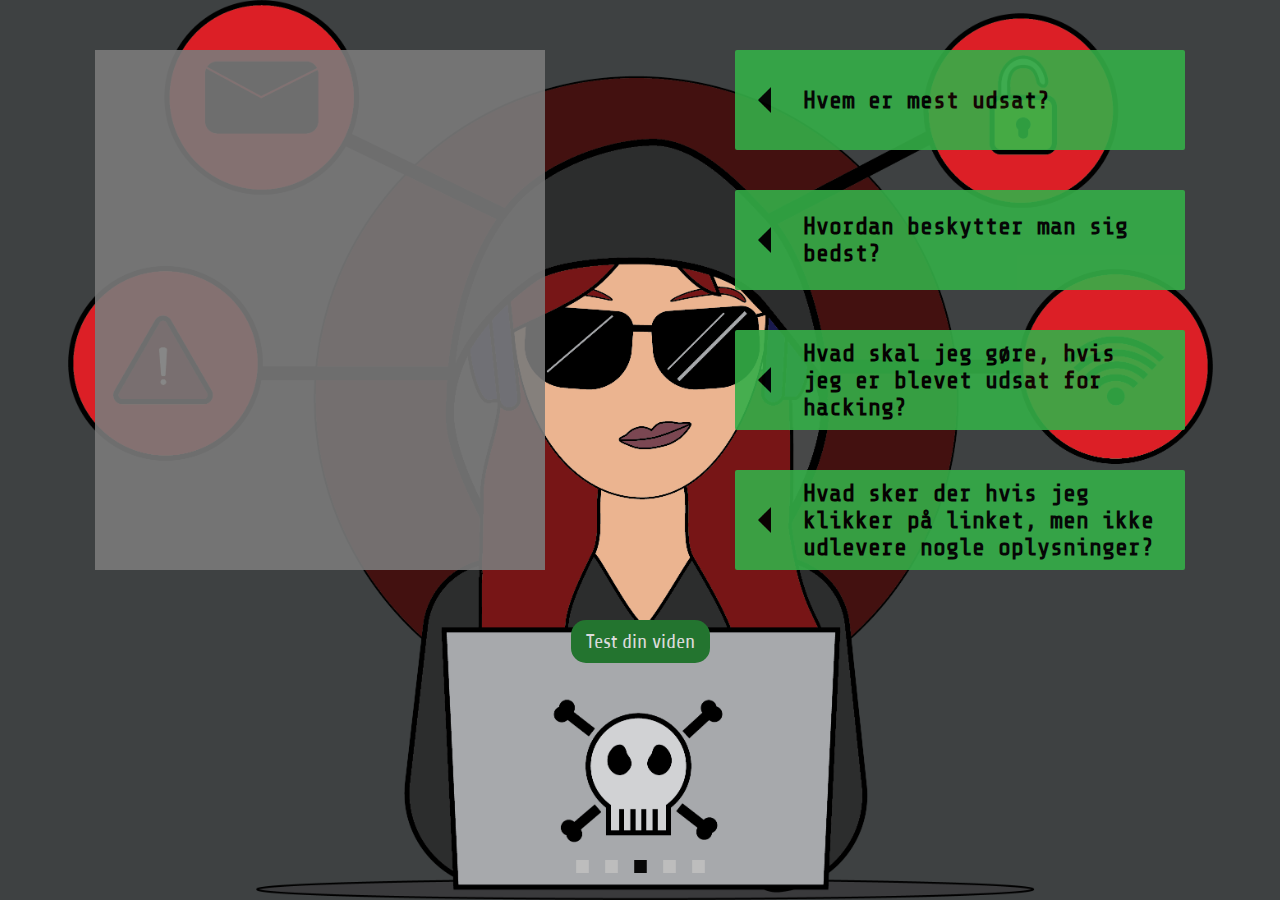
<file: info.html>
<!DOCTYPE html>
<html lang="da">
<head>
    <meta charset="UTF-8">
    <meta name="viewport" content="width=, initial-scale=1.0">
    <link rel="preconnect" href="https://fonts.googleapis.com">
    <link rel="preconnect" href="https://fonts.gstatic.com" crossorigin>
    <link href="https://fonts.googleapis.com/css2?family=Share+Tech+Mono&display=swap" rel="stylesheet">
    <link href="https://fonts.googleapis.com/css2?family=Share+Tech+Mono&family=Share:ital,wght@0,400;0,700;1,400;1,700&display=swap" rel="stylesheet">
    <title>Bliv klogere på phishing</title>
    <link rel="stylesheet" href="css/style.css">
    <script src="js/info.js" defer></script>
    <script src="js/footer.js" defer></script>
</head>
    <body class="bg-info">
        <section class="box-section">
            <div class="indhold" id="indholdet"></div>
            
            <div class="box">
                <img src="img/arrow-left.png" alt="læs mere">
                <h2>Hvordan beskytter man sig bedst?</h2>
            </div>
                    <div class="læring">
                        <p>Nogle af de bedste måder at beskytte sig mod phishing inkluderer at være opmærksom på mistænkelige e-mails eller beskeder, undgå at klikke på usikre links eller downloade vedhæftede filer fra ukendte kilder, og bruge antivirussoftware og firewalls.</p>
                        <p>Desuden kan man bekræfte anmodninger om følsomme oplysninger direkte hos den oplyste afsender via telefon eller en anden form for kommunikation.
                        </p>
                    </div>
            
            
            <div class="box">
                <img src="img/arrow-left.png" alt="læs mere">
                <h2> Hvem er mest udsat?</h2>
            </div>
                <div class="læring">
                    <p> Alle, der bruger internettet og har en e-mail, kan potentielt blive udsat for phishing. </p>
                    <p>Der er dog nogle der er mere udsatte end andre, herunder personer med begrænset it-viden, dem der ikke er opmærksomme på phishing-advarsler, og evt. dem der arbejder i virksomheder med dårlig it-sikkerhedskultur.
                    </p>
                </div>
            
            
            <div class="box">
                <img src="img/arrow-left.png" alt="læs mere">
                <h2>Hvad skal jeg gøre, hvis jeg er blevet udsat for hacking?</h2>
            </div>
                <div class="læring">
                    <p> Hvis du tror, at du er blevet udsat for phishing, er det vigtigt at handle hurtigt. </p>
                    <p>Stop med at interagere med den mistænkelige besked eller website. Anmeld hændelsen til den påståede organisation, evt. din bank eller it-afdeling på din arbejdsplads. </p>
                    <p> Skift adgangskoder til berørte konti og overvåg din bankkonto for unormale aktiviteter. Hvis du er blevet offer for phishing, er det også en god idé at informere dine kontakter for at advare dem.
                    </p>
                </div>
            
            
            <div class="box">
                <img src="img/arrow-left.png" alt="læs mere">
                <h2>Hvad sker der hvis jeg klikker på linket, men ikke udlevere nogle oplysninger?</h2>
            </div>
                <div class="læring">
                    <p> Selvom du ikke giver nogen oplysninger efter at have klikket på et phishing-link, kan hackeren stadig have adgang til din computer ved at udnytte sårbarheder eller installere skadelig software uden din viden. </p>
                    <p class="space">Derfor er det vigtigt at være forsigtig med at klikke på ukendte links og at holde din computer opdateret med de seneste sikkerhedsopdateringer.
                    </p>
                </div>
        </section>

        <a href="senarie.html" class="btn gap">Test din viden</a>

        <footer>
            <nav>
              <ul>
                <li><a href="index.html" id="link">.</a></li>
                <li><a href="intro.html" id="link">.</a></li>
                <li><a href="info.html" id="link">.</a></li>
                <li><a href="senarie.html" id="link">.</a></li>
                <li><a href="the-end.html" id="link">.</a></li>
              </ul>
            </nav>
          </footer>
    </body> 
</html>
</file>
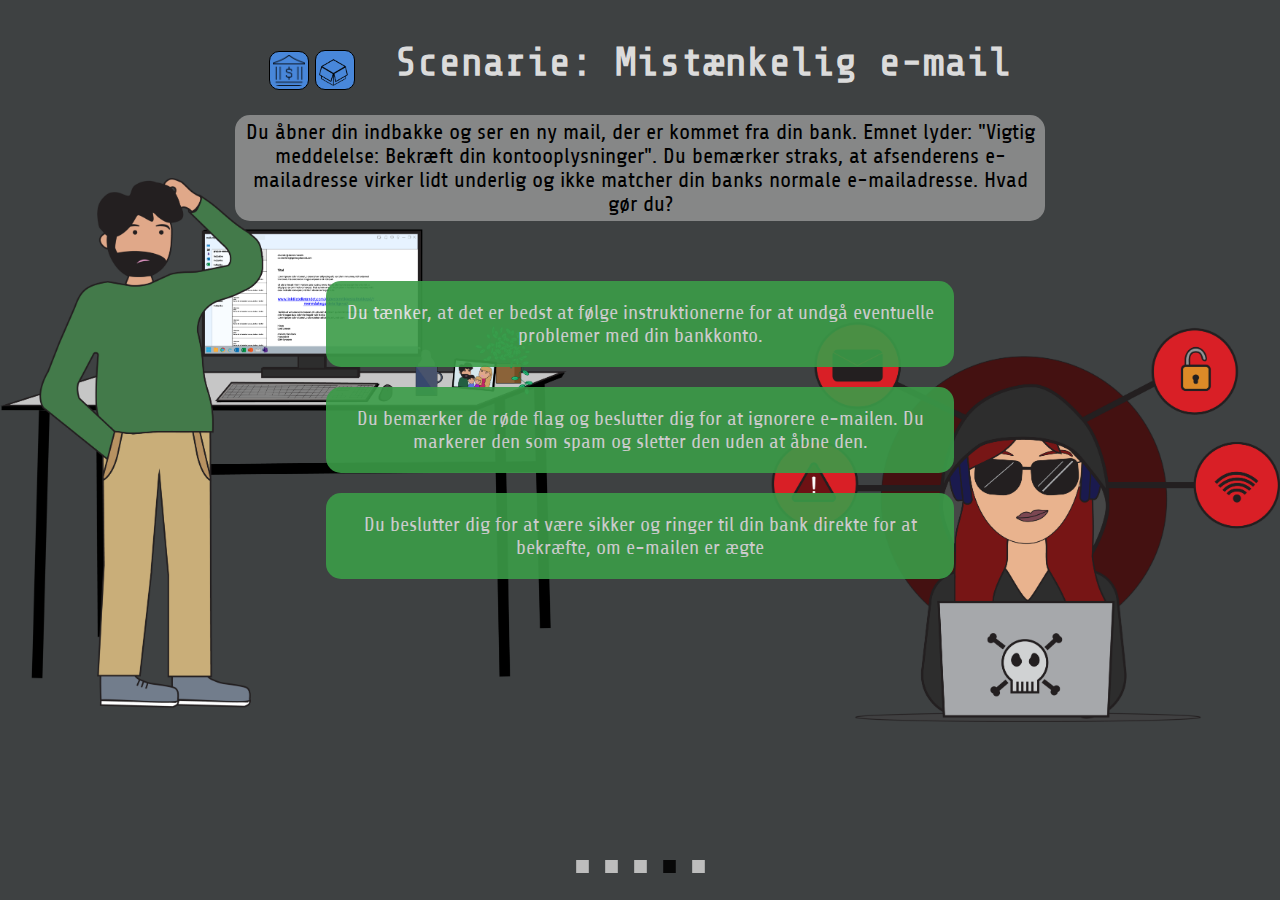
<file: senarie.html>
<!DOCTYPE html>
<html lang="da">
<head>
    <meta charset="UTF-8">
    <meta name="viewport" content="width=, initial-scale=1.0">
    <link rel="preconnect" href="https://fonts.googleapis.com">
    <link rel="preconnect" href="https://fonts.gstatic.com" crossorigin>
    <link href="https://fonts.googleapis.com/css2?family=Share+Tech+Mono&display=swap" rel="stylesheet">
    <link href="https://fonts.googleapis.com/css2?family=Share+Tech+Mono&family=Share:ital,wght@0,400;0,700;1,400;1,700&display=swap" rel="stylesheet">
    <title>Test din viden om phishing</title>
    <link rel="stylesheet" href="css/style.css">
    <script src="js/senarie.js" defer></script>
    <script src="js/footer.js" defer></script>
</head>
    <body>
        <section class="senarie">
          <div class="line">
            <div>
              <img src="img/bank.png" id="bank">
              <img src="img/pakke.png" id="dao">
            </div>
              <h1>Scenarie: Mistænkelig e-mail</h1>
          </div>
          <div class="container">
            <div id="text">Text</div>
            <div id="option-buttons" class="btn-grid">
              <button class="btn">Option 1</button>
              <button class="btn">Option 2</button>
              <button class="btn">Option 3</button>
            </div>
          </div>
        </section>
        
        <footer class="senarie-footer">
            <nav>
              <ul>
                <li><a href="index.html" id="link">.</a></li>
                <li><a href="intro.html" id="link">.</a></li>
                <li><a href="info.html" id="link">.</a></li>
                <li><a href="senarie.html" id="link">.</a></li>
                <li><a href="the-end.html" id="link">.</a></li>
              </ul>
            </nav>
          </footer>
    </body> 
</html>
</file>
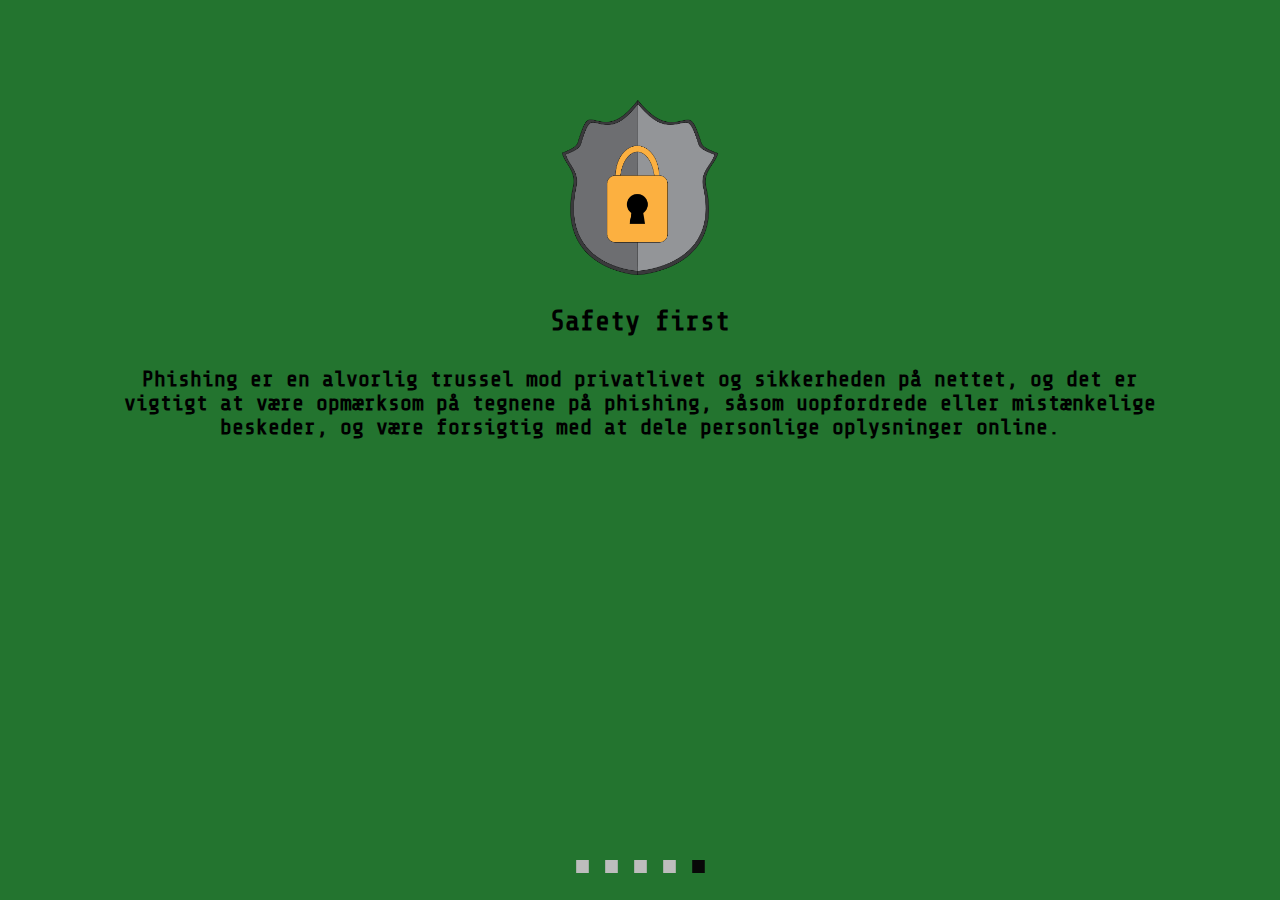
<file: the-end.html>
<!DOCTYPE html>
<html lang="da">
<head>
    <meta charset="UTF-8">
    <meta name="viewport" content="width=, initial-scale=1.0">
    <link rel="preconnect" href="https://fonts.googleapis.com">
    <link rel="preconnect" href="https://fonts.gstatic.com" crossorigin>
    <link href="https://fonts.googleapis.com/css2?family=Share+Tech+Mono&display=swap" rel="stylesheet">
    <link href="https://fonts.googleapis.com/css2?family=Share+Tech+Mono&family=Share:ital,wght@0,400;0,700;1,400;1,700&display=swap" rel="stylesheet">
    <title>Afslutning</title>
    <link rel="stylesheet" href="css/style.css">
    <script src="js/footer.js" defer></script>
</head>
    <body class="slutning">
        <section class="end-section">
                <img src="img/safety-first.png" alt="" class="safety">
                <h3>Safety first</h3>
                <h4>Phishing er en alvorlig trussel mod privatlivet og sikkerheden på nettet, og det er vigtigt at være opmærksom på tegnene på phishing, såsom uopfordrede eller mistænkelige beskeder, og være forsigtig med at dele personlige oplysninger online.</h4>
        </section> 

        <footer>
            <nav>
              <ul>
                <li><a href="index.html" id="link">.</a></li>
                <li><a href="intro.html" id="link">.</a></li>
                <li><a href="info.html" id="link">.</a></li>
                <li><a href="senarie.html" id="link">.</a></li>
                <li><a href="the-end.html" id="link">.</a></li>
              </ul>
            </nav>
          </footer>
    </body> 
</html>
</file>
<file: css/style.css>
@charset "UTF-8";
/*Variabler*/
/*Mixins*/
/*Generel styling*/
* {
  box-sizing: border-box;
  margin: 0;
  padding: 0;
  font-family: "Share", sans-serif;
  font-size: 22px;
}

h1, h2, h3 {
  font-family: "Share Tech Mono", monospace;
}

h1 {
  font-size: 40px;
  text-align: left;
}

h2 {
  font-size: 40px;
}

h3 {
  font-size: 28px;
}

@media (max-width: 800px) {
  h1, h2 {
    font-size: 32px;
  }
  h3 {
    font-size: 24px;
  }
}
html {
  height: 100%;
  width: 100%;
  height: 100vh;
  overflow: auto;
}

body {
  background-color: #3e4142;
  text-align: center;
}

footer {
  position: fixed;
  bottom: 0;
  width: 100%;
  background-color: transparent;
}
footer ul {
  display: flex;
  justify-content: center;
  list-style: none;
}
footer a {
  font-size: 126px;
  text-decoration: none;
  color: rgb(189, 189, 189);
}
footer a.active {
  color: rgb(8, 8, 8);
}
@media (max-width: 1250px) {
  footer a {
    font-size: 100px;
  }
}
@media (max-width: 1000px) {
  footer {
    position: sticky;
    background-color: transparent;
  }
}

.btn {
  background-color: #23742F;
  padding: 10px 15px;
  border-radius: 15px;
  width: auto;
  text-decoration: none;
  font-family: "Share", sans-serif;
  color: #dbdbdb;
  font-size: 20px;
  margin-top: 20px;
  display: inline-block;
}
.btn:hover {
  background-color: #35AE48;
  color: black;
  border: 2px solid black;
  cursor: pointer;
  transition-duration: 0.7s;
}
@media (max-width: 800px) {
  .btn {
    font-size: 16px;
  }
}

/********************* forsiden *********************/
.forside {
  background-image: url(../img/hero.png);
  background-position: top;
  background-repeat: no-repeat;
  background-size: cover;
}

.hero-section .contain {
  padding-top: 200px;
  padding-bottom: 70px;
  text-align: left;
  padding-left: 20%;
}
.hero-section .contain .titel {
  position: relative;
  color: black;
  font-size: 75px;
  font-family: "Share Tech Mono", monospace;
}
@media (max-width: 1000px) {
  .hero-section .contain .titel {
    font-size: 50px;
  }
}
@media (max-width: 500px) {
  .hero-section .contain .titel {
    font-size: 36px;
  }
}
.hero-section .contain .titel.første-titel {
  color: #dbdbdb;
}
.hero-section a {
  margin-bottom: 100px;
}

/**************intro side*************/
.txt-section {
  margin: 0 100px;
}
.txt-section img {
  width: 40%;
  float: right;
  margin-top: 50px;
}
.txt-section h1, .txt-section p {
  color: #dbdbdb;
}
.txt-section h1 {
  text-align: center;
  margin-top: 2rem;
}
.txt-section p {
  text-align: left;
  font-size: 20px;
}
.txt-section .gap {
  margin-left: 50px;
}
.txt-section .space {
  margin-top: 20px;
}
.txt-section .fed {
  font-weight: 800;
  color: black;
}
.txt-section a {
  margin-bottom: 100px;
}
@media (max-width: 800px) {
  .txt-section {
    margin: 0 50px;
  }
  .txt-section h1 {
    font-size: 26px;
  }
  .txt-section p {
    font-size: 16px;
  }
  .txt-section img {
    float: none;
    width: 100%;
  }
}
@media (max-width: 500px) {
  .txt-section .gap {
    margin-left: 0px;
  }
}

/***************informationsside - fold ud box*********************/
.bg-info {
  background-image: url(../img/hacker.png);
  background-repeat: no-repeat;
  background-position: center;
  background-size: contain;
}
.bg-info a {
  margin: 50px 0;
}
@media (max-width: 500px) {
  .bg-info {
    background-image: none;
  }
}

.box-section {
  display: grid;
  grid-template-columns: 1fr 1fr;
  grid-template-rows: auto;
  margin-top: 50px;
  row-gap: 40px;
}
.box-section .box {
  background-color: #35AE48;
  opacity: 90%;
  width: 450px;
  height: 100px;
  border-radius: 2px;
  text-align: left;
  cursor: pointer;
  grid-column: 2/3;
  margin-left: auto;
  margin-right: auto;
  display: grid;
  grid-template-columns: 5% 10% 80% 5%;
  align-items: center;
}
.box-section .box img {
  width: 13px;
  grid-column: 2/3;
}
.box-section .box img:hover {
  transform: scale(1.5);
}
.box-section .box h2 {
  font-size: 24px;
  grid-column: 3/4;
}
.box-section .læring {
  display: none;
}
.box-section .indhold {
  opacity: 90%;
  width: 450px;
  height: 520px;
  background-color: rgb(122, 122, 122);
  grid-column: 1/2;
  grid-row: 1/5;
  padding: 20px;
  margin-left: auto;
  margin-right: auto;
}
.box-section .indhold p {
  padding-top: 10px;
  text-align: left;
}
.box-section .indhold h2 {
  font-size: 28px;
}
.box-section .box:nth-child(2) {
  grid-column: 2/3;
  grid-row: 2/3;
}
.box-section .box:nth-child(3) {
  grid-column: 2/3;
  grid-row: 3/4;
}
.box-section .box:nth-child(4) {
  grid-column: 2/3;
}
@media (max-width: 1000px) {
  .box-section {
    margin-top: 20px;
    display: flex;
    flex-direction: column-reverse;
  }
  .box-section img {
    rotate: -90deg;
  }
}
@media (max-width: 500px) {
  .box-section {
    margin-top: 0;
    display: block;
    max-height: auto;
    color: #dbdbdb;
  }
  .box-section .box {
    width: 100%;
    height: 100px;
    border-radius: 0px;
    cursor: none;
    color: black;
  }
  .box-section .box h2 {
    font-size: 20px;
  }
  .box-section .læring {
    display: contents;
    text-align: left;
    font-family: "Share", sans-serif;
  }
  .box-section .læring p {
    margin: 20px 20px;
    font-size: 16px;
  }
  .box-section .indhold {
    display: none;
  }
}

/**************senarie*************/
.senarie .line {
  display: flex;
  justify-content: center;
  gap: 40px;
}
@media (max-width: 650px) {
  .senarie .line {
    display: flex;
    flex-direction: column;
    gap: 0px;
  }
  .senarie .line h1 {
    text-align: center;
  }
}
.senarie .line img {
  width: 40px;
  cursor: pointer;
  border: 1px black solid;
  padding: 3px;
  margin-top: 50px;
}
@media (max-width: 500px) {
  .senarie .line img {
    width: 35px;
  }
}
.senarie .line #bank {
  border-radius: 10px;
  background-color: rgb(72, 135, 218);
}
.senarie .line #bank:hover {
  background-color: rgb(228, 192, 77);
}
.senarie .line #dao {
  border-radius: 10px;
  background-color: rgb(72, 135, 218);
}
.senarie .line #dao:hover {
  background-color: rgb(228, 192, 77);
}
.senarie .line h1 {
  padding-top: 40px;
  color: #dbdbdb;
}
.senarie .container {
  display: flex;
  flex-direction: column;
  padding: 20px 100px 0 100px;
  align-items: center;
  margin-bottom: 100px;
}
.senarie .container #text {
  width: 75%;
  color: black;
  background-color: rgba(165, 165, 165, 0.7);
  border-radius: 15px;
  padding: 5px;
}
.senarie .container #option-buttons {
  display: flex;
  flex-direction: column;
  width: 60%;
  margin-top: 30px;
  margin-bottom: 100px;
  padding: 10px;
  opacity: 90%;
}
.senarie .container #option-buttons button {
  background-color: rgb(59, 156, 72);
  padding: 20px;
  text-decoration: none;
  border: none;
  cursor: pointer;
}
@media (max-width: 1000px) {
  .senarie h1 {
    font-size: 32px;
    padding-top: 20px;
  }
  .senarie .container {
    padding: 10px 50px 50px 50px;
  }
  .senarie .container #text {
    width: 85%;
    font-size: 18px;
  }
  .senarie .container #option-buttons {
    width: 90%;
    margin-top: 10px;
    font-size: 18px;
  }
  .senarie .container button {
    padding: 10px;
  }
}
@media (max-width: 650px) {
  .senarie .container {
    padding: 10px 20px 50px 20px;
  }
  .senarie .container #text {
    width: 85%;
    font-size: 18px;
  }
  .senarie .container #option-buttons {
    width: 90%;
    margin-top: 10px;
    font-size: 18px;
  }
}
@media (max-width: 500px) {
  .senarie h1 {
    font-size: 22px;
  }
  .senarie .container {
    padding: 10px 10px 0 10px;
  }
  .senarie .container #text {
    width: 95%;
    font-size: 16px;
  }
  .senarie .container #option-buttons {
    font-size: 16px;
    margin-top: 20px;
  }
  .senarie .container #option-buttons button {
    padding: 5px;
  }
}

/*********************afslutning******************/
.slutning {
  background-color: #23742F;
}

.end-section {
  margin: 100px 100px;
}
.end-section h4 {
  font-family: "Share Tech Mono", monospace;
  margin-top: 30px;
}
.end-section .safety {
  height: 200px;
  padding-bottom: 25px;
}
@media (max-width: 1000px) {
  .end-section {
    margin: 50px 50px;
  }
}
@media (max-width: 500px) {
  .end-section {
    margin: 20px 20px;
  }
}/*# sourceMappingURL=style.css.map */
</file>
